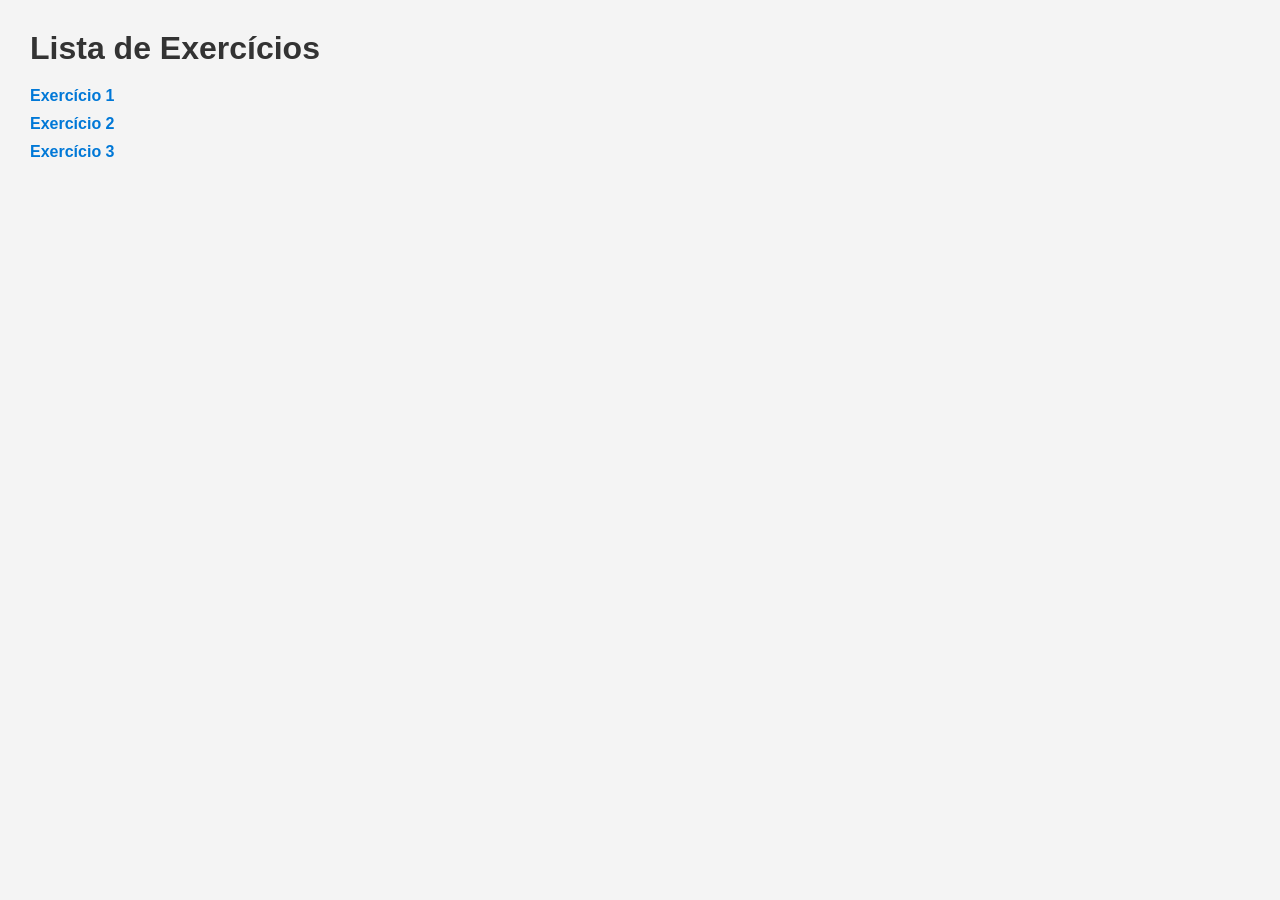
<file: Js/AvaliacaoTecnica/pages/index.html>
<!DOCTYPE html>
<html lang="pt-br">
<head>
    <meta charset="UTF-8">
    <title>Lista de Exercícios</title>
    <link rel="stylesheet" href="../css/style.css">
</head>
<body>

    <h1>Lista de Exercícios</h1>

    <ul>
        <li><a href="exercicio1.html">Exercício 1</a></li>
        <li><a href="exercicio2.html">Exercício 2</a></li>
        <li><a href="exercicio3.html">Exercício 3</a></li>
    </ul>

</body>
</html>
</file>
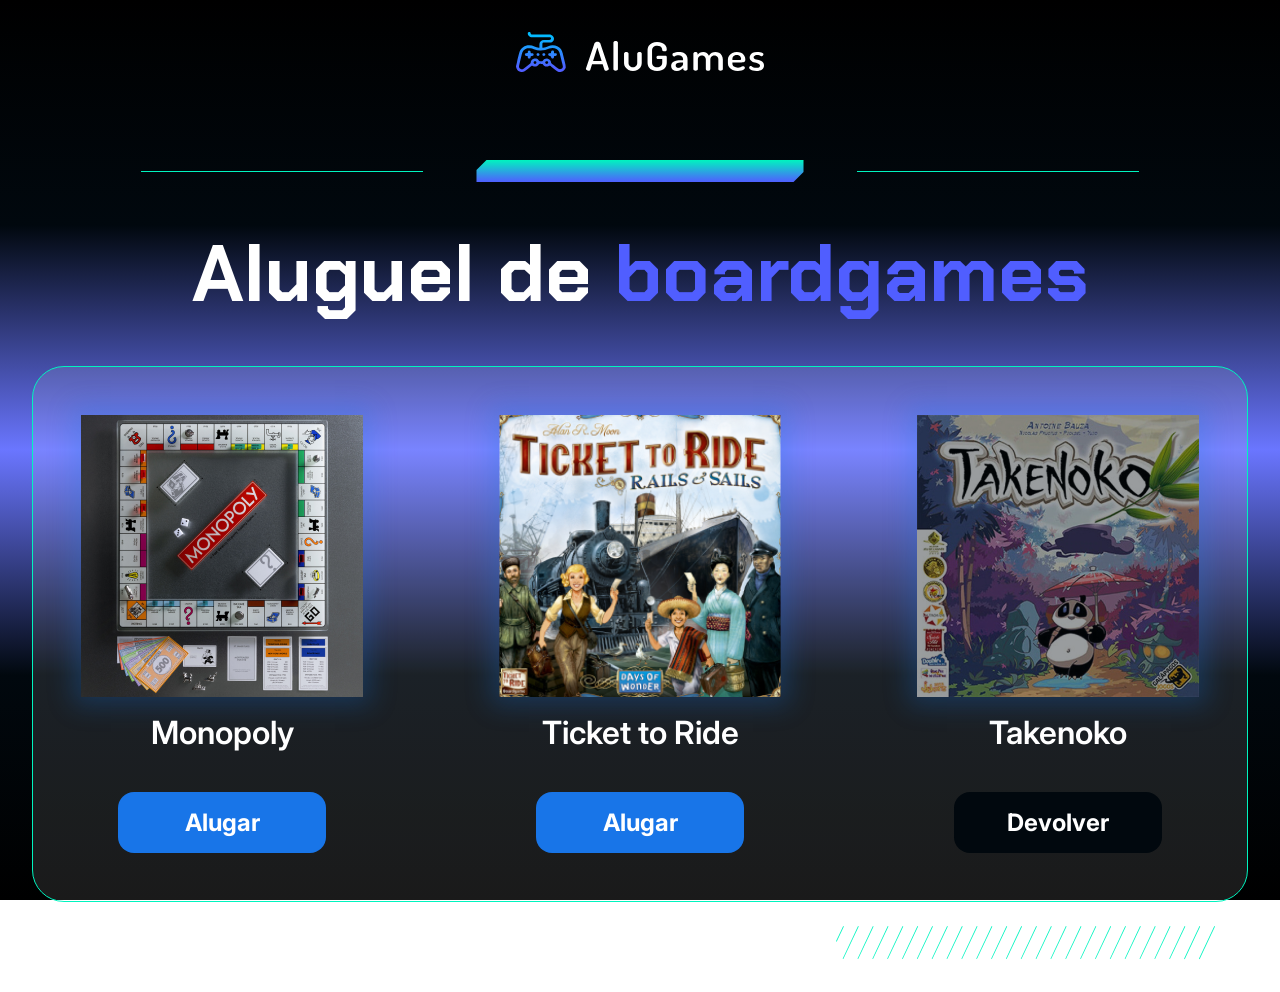
<file: Js/Alura/Desafios Logica de programacao/alugames/index.html>
<!DOCTYPE html>
<html lang="en">

<head>
    <meta charset="UTF-8">
    <meta name="viewport" content="width=device-width, initial-scale=1.0">
    <title>AluGames</title>
    <link rel="stylesheet" href="css/main.css">
</head>

<body class="body">
    <main class="container main">
        <img src="img/logo.svg" alt="Logo AluGames">
        <section class="divisor">
            <div class="divisor__line"></div>
            <img src="img/fade_bar.svg" alt="Visual bar" class="divisor__bar">
            <div class="divisor__line"></div>
        </section>
        <h1 class="page-title">Aluguel de <span class="page-title__emphasis">boardgames</span></h1>
        <section class="dashboard">
            <ul class="dashboard__items">
                <li class="dashboard__items__item" id="game-1">
                    <div class="dashboard__item__img">
                        <img src="img/monopoly.png" alt="Capa jogo Monopoly">
                    </div>
                    <p class="dashboard__item__name">Monopoly</p>
                    <a onclick="alterarStatus(1)" href="#" class="dashboard__item__button">Alugar</a>
                </li>
                <li class="dashboard__items__item" id="game-2">
                    <div class="dashboard__item__img">
                        <img src="img/ticket_to_ride.png" alt="Capa jogo Ticket to Ride">
                    </div>
                    <p class="dashboard__item__name">Ticket to Ride</p>
                    <a onclick="alterarStatus(2)" href="#" class="dashboard__item__button">Alugar</a>
                </li>
                <li class="dashboard__items__item" id="game-3">
                    <div class="dashboard__item__img dashboard__item__img--rented">
                        <img src="img/takenoko.png" alt="Capa jogo Takenoko">
                    </div>
                    <p class="dashboard__item__name">Takenoko</p>
                    <a onclick="alterarStatus(3)" href="#" class="dashboard__item__button dashboard__item__button--return">Devolver</a>
                </li>
            </ul>
        </section>
        <img src="img/hachuras.svg" alt="Visual hachuras" class="hachuras">
    </main>

    <script src="js/app.js"></script>
</body>

</html>
</file>
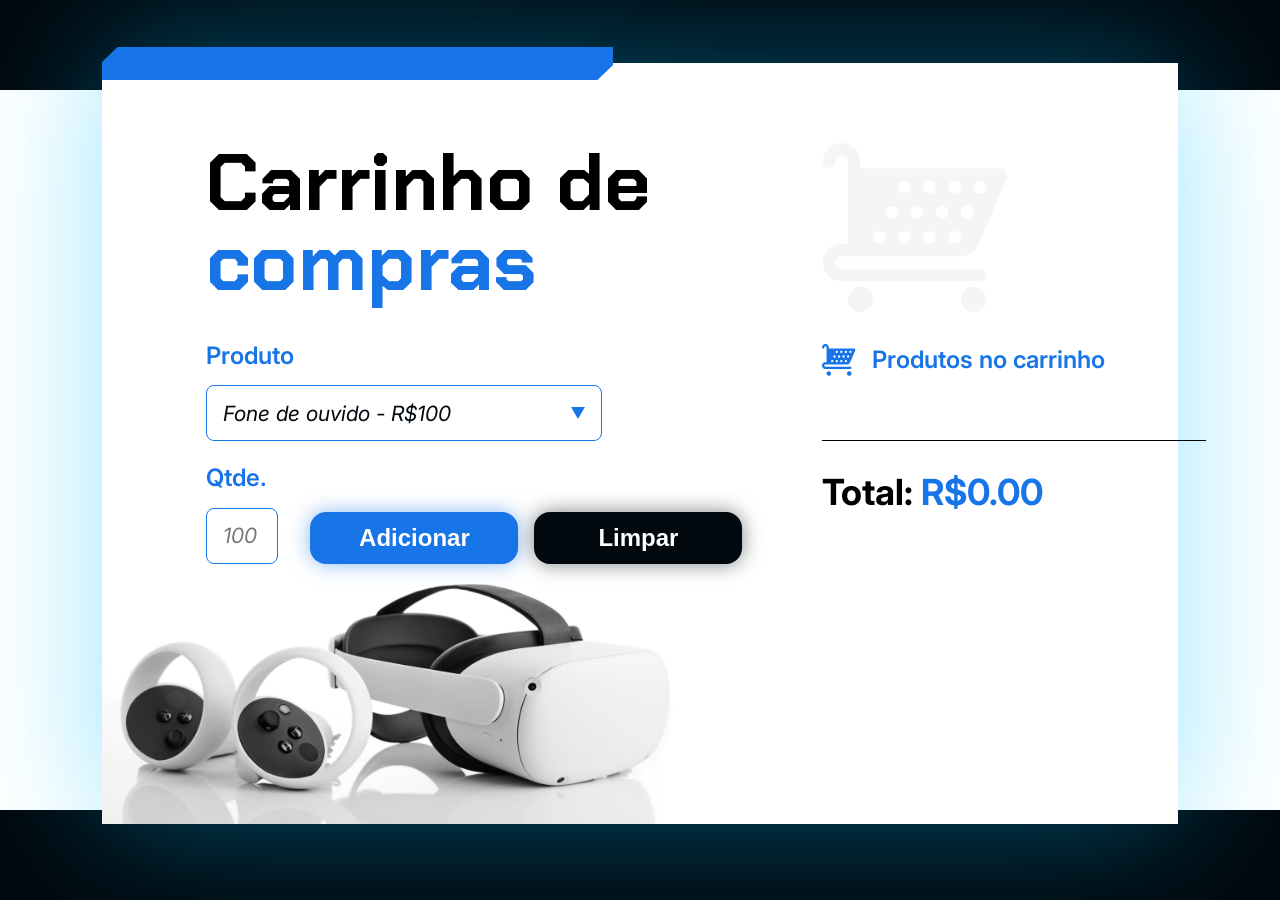
<file: Js/Alura/Desafios Logica de programacao/carrinho-compras/index.html>
<!DOCTYPE html>
<html lang="en">

<head>
  <meta charset="UTF-8">
  <meta name="viewport" content="width=device-width, initial-scale=1.0">

  <link rel="preconnect" href="https://fonts.googleapis.com">
  <link rel="preconnect" href="https://fonts.gstatic.com" crossorigin>
  <link href="https://fonts.googleapis.com/css2?family=Chakra+Petch:wght@700&family=Inter:wght@400;600;700&display=swap"
    rel="stylesheet">
  <link rel="stylesheet" href="style.css">

  <title>Carrinho de compras</title>
</head>

<body>
  <main class="conteudo-principal">
    <div class="grafismo-azul"></div>
    <section class="adicionar-produto">
      <h1 class="titulo">
        Carrinho de <span class="texto-azul">compras</span>
      </h1>

      <form class="formulario">
        <label class="campo-grupo">
          <span class="texto-medio-azul">Produto</span>
          <select class="produto-input" name="produto" id="produto">
            <option value="Fone de ouvido - R$100">Fone de ouvido - R$100</option>
            <option value="Celular - R$1400">Celular - R$1400</option>
            <option value="Oculus VR - R$5000">Oculus VR - R$5000</option>
          </select>
          </div>
        </label>

        <section class="parte-inferior">
          <label class="campo-grupo">
            <span class="texto-medio-azul">Qtde.</span>
            <input class="quantidade-input" id="quantidade" type="number" placeholder="100">
          </label>

          <section class="botoes-wrapper">
            <button onclick="adicionar()" type="button" class="botao-form botao-adicionar">Adicionar</button>
            <button onclick="limpar()" type="button" class="botao-form botao-limpar">Limpar</button>
          </section>
        </section>
      </form>
    </section>
    <section class="carrinho">
      <img src="./assets/carrinho-cinza.svg" alt="Imagem de um carrinho de compras cinza">

      <div class="titulo-wrapper">
        <img src="./assets/icone-carrinho.svg" alt="ícone de carrinho">

        <h2 class="carrinho__titulo">Produtos no carrinho</h2>
      </div>

      <section class="carrinho__produtos" id="lista-produtos">
        <section class="carrinho__produtos__produto">
          <span class="texto-azul">1x</span> Celular <span class="texto-azul">R$1400</span>
        </section>
      </section>

      <div class="divisoria"></div>

      <p class="carrinho__total">
        Total: <span class="texto-azul" id="valor-total">R$1400</span>
      </p>
    </section>
  </main>

  <script src="js/app.js"></script>
</body>

</html>
</file>
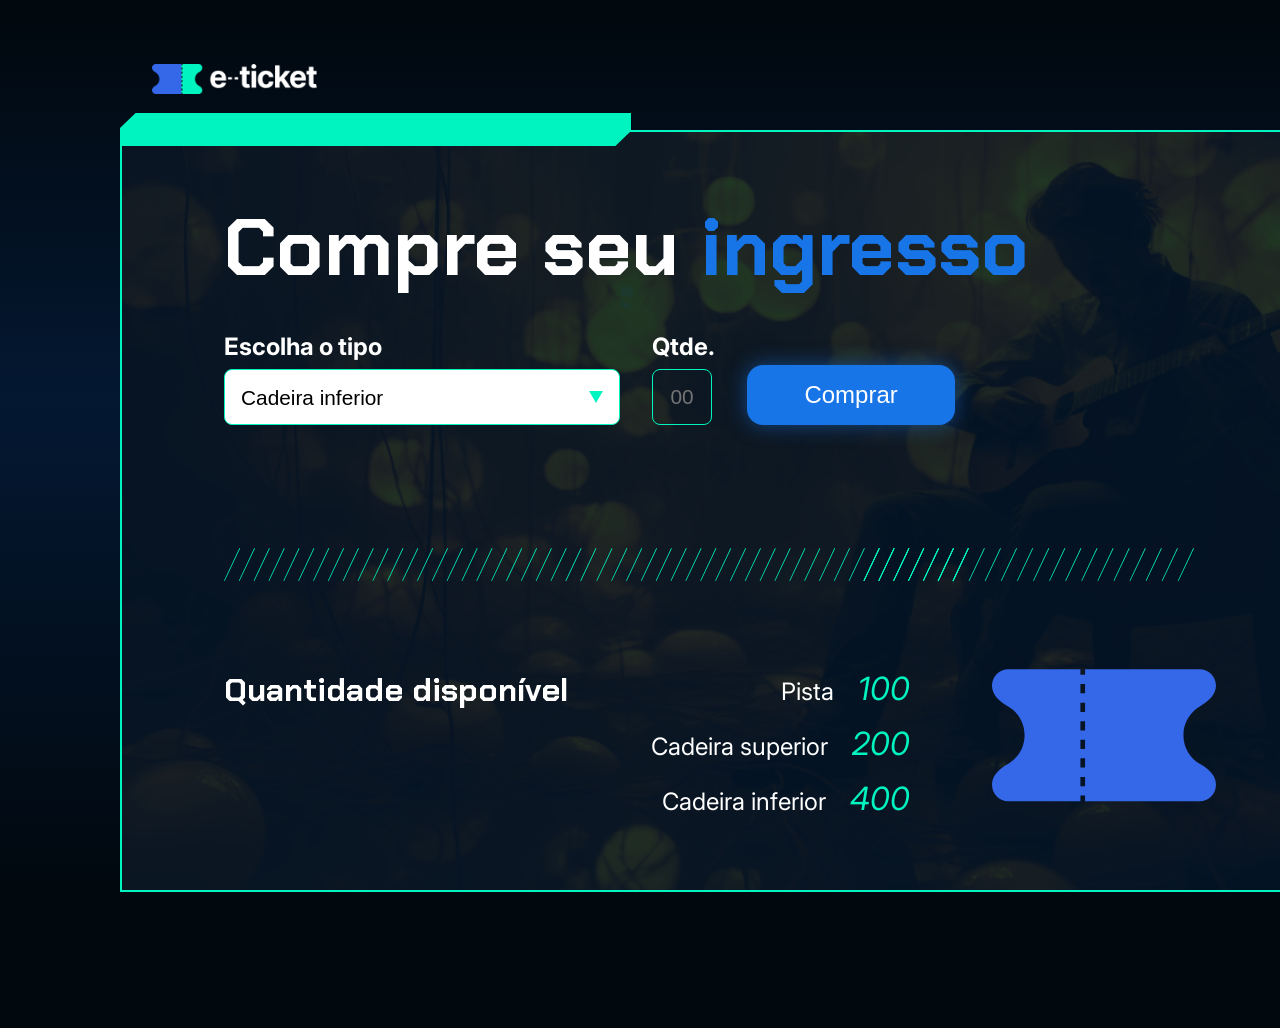
<file: Js/Alura/Desafios Logica de programacao/ingresso/index.html>
<!DOCTYPE html>
<html lang="pt-BR">

<head>
    <meta charset="UTF-8">
    <meta name="viewport" content="width=device-width, initial-scale=1.0">
    <link rel="preconnect" href="https://fonts.googleapis.com">
    <link rel="preconnect" href="https://fonts.gstatic.com" crossorigin>
    <link href="https://fonts.googleapis.com/css2?family=Chakra+Petch:wght@700&family=Inter:wght@400;700&display=swap" rel="stylesheet">
    <link rel="stylesheet" href="./styles/_reset.css">
    <link rel="stylesheet" href="./styles/style.css">
    <title>e-Ticket</title>
</head>

<body>
    <header>
        <img class="logo" src="./assets/PNG/Logo e-tricket.png" alt="Logo">
    </header>
    <main class="container">

        <div class="grafismo"></div>
        <h1>Compre seu <span>ingresso</span></h1>
        <form action="">
            <label class="input-group">
                Escolha o tipo
                <select name="tipo-ingresso" id="tipo-ingresso">
                    <option value="inferior">Cadeira inferior</option>
                    <option value="superior">Cadeira superior</option>
                    <option value="pista">Pista</option>
                </select>
            </label>
            <label class="input-group">Qtde.
                <input type="number" id="qtd" placeholder="00" min="1" max="10">
            </label>
            <button onclick="comprar()" type="button">Comprar</button>
        </form>
        <img class="hachuras" src="./assets/SVG/Hachuras.svg" alt="">
        <section>
            <h2>Quantidade disponível</h2>

            <ul class="lista">
                <li>Pista<span id="qtd-pista">100</span></li>
                <li>Cadeira superior<span id="qtd-superior">200</span></li>
                <li>Cadeira inferior<span id="qtd-inferior">400</span></li>
                
            </ul>
            <img src="./assets/Ingresso.svg" alt="">
        </section>
    </main>

    <script src="js/app.js"></script>
</body>

</html>
</file>
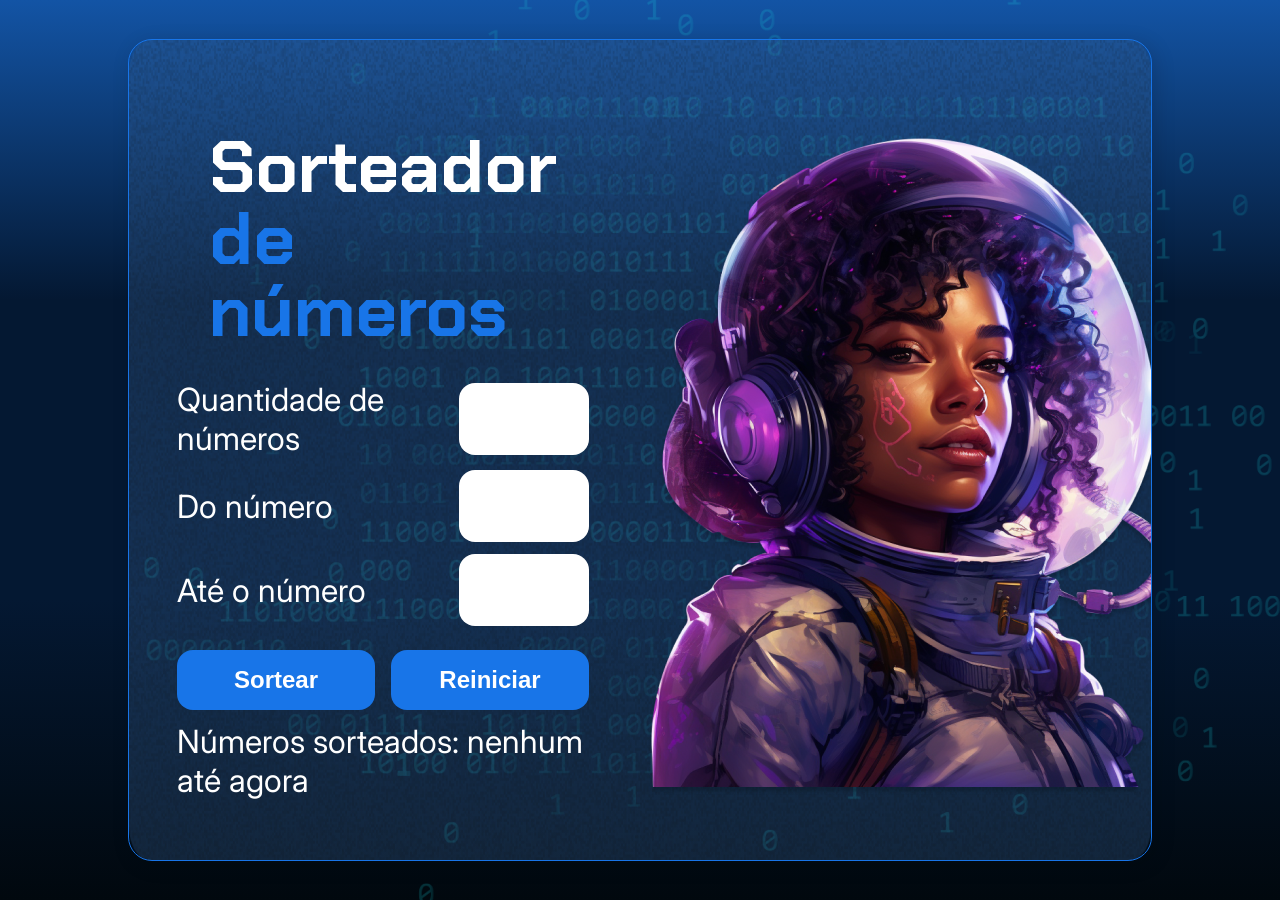
<file: Js/Alura/Desafios Logica de programacao/sorteador-numeros/index.html>
<!DOCTYPE html>
<html lang="pt-br">

<head>
    <meta charset="UTF-8">
    <meta name="viewport" content="width=device-width, initial-scale=1.0">
    <link rel="preconnect" href="https://fonts.googleapis.com">
    <link rel="preconnect" href="https://fonts.gstatic.com" crossorigin>
    <link href="https://fonts.googleapis.com/css2?family=Chakra+Petch:wght@700&family=Inter:wght@400;700&display=swap" rel="stylesheet">
    <link rel="stylesheet" href="style.css">
    <title>Sorteador de números</title>
</head>

<body>
    <div class="container">
        <div class="container__conteudo">
            <div class="container__informacoes">
                <div class="container__texto">
                    <h1>Sorteador<span class="container__texto-azul"> de números</span></h1>

                    <div class="container__campo">
                        <label class="texto__paragrafo">Quantidade de números</label>
                        <input class="container__input" id="quantidade" type="number" min="1">
                    </div>
                    
                    <div class="container__campo">
                        <label class="texto__paragrafo">Do número</label>
                        <input class="container__input" id="de" type="number" min="1">
                    </div>
                    
                    <div class="container__campo">
                        <label class="texto__paragrafo">Até o número</label>
                        <input class="container__input" id="ate" type="number" min="1">
                    </div>
                </div>
                
                <div class="chute container__botoes">
                    <button onclick="sortear()" id="btn-sortear" class="container__botao">Sortear</button>
                    <button onclick="reiniciar()" id="btn-reiniciar" class="container__botao" >Reiniciar</button>
                </div>

                <div class="container__texto" id="resultado">
                    <label class="texto__paragrafo">Números sorteados:  nenhum até agora</label>
                </div>
            </div>

            <img src="./img/ia.png" alt="Uma pessoa com capacete de astronauta" class="container__imagem-pessoa" />
        </div>
    </div>

    <script src="app.js" defer></script>
</body>

</html>
</file>
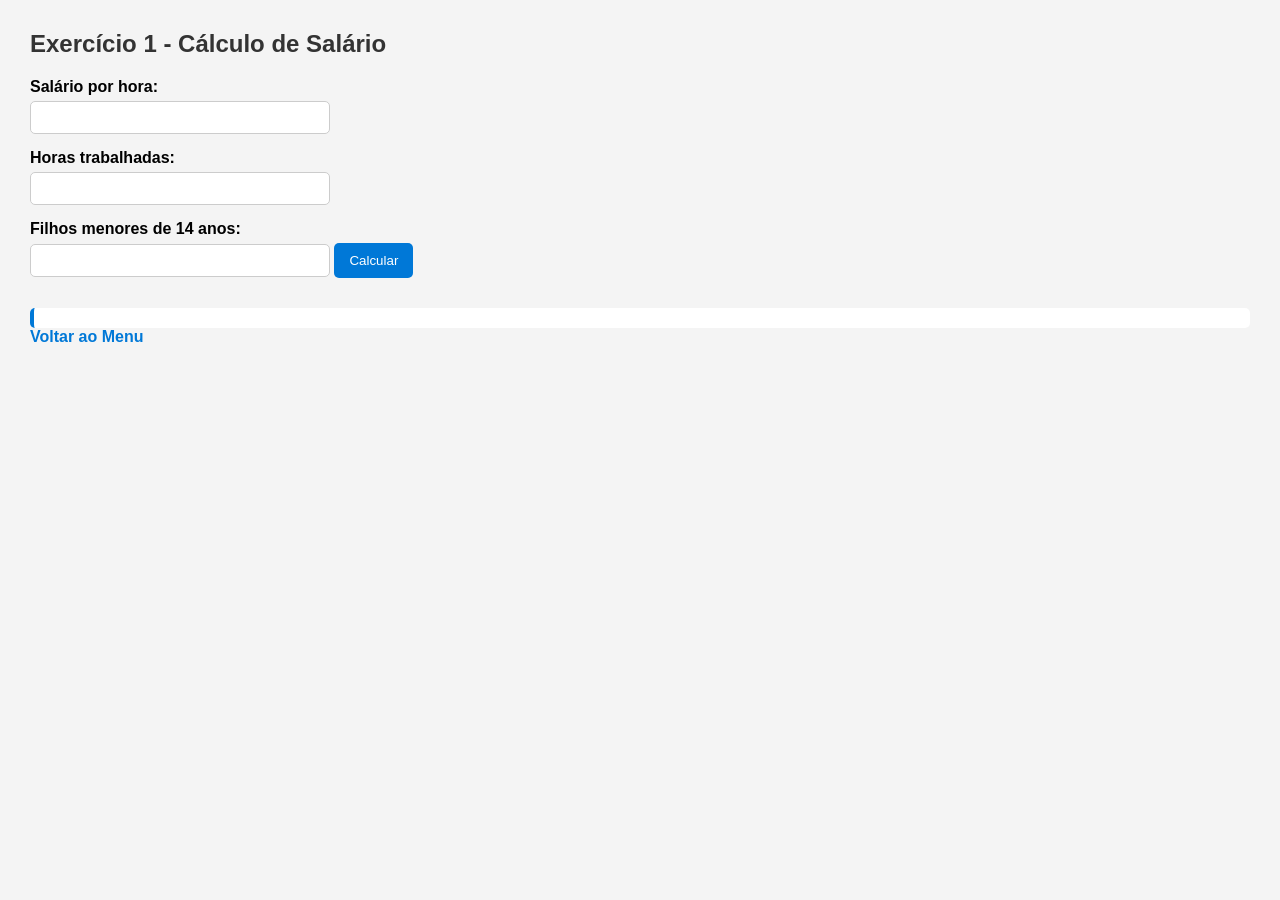
<file: Js/AvaliacaoTecnica/pages/exercicio1.html>
<!DOCTYPE html>
<html lang="pt-br">
<head>
    <meta charset="UTF-8">
    <title>Exercício 1</title>
    <link rel="stylesheet" href="../css/style.css">
</head>
<body>

    <h2>Exercício 1 - Cálculo de Salário</h2>

    <label>Salário por hora:</label>
    <input type="number" id="salarioHora" min="0" required>

    <label>Horas trabalhadas:</label>
    <input type="number" id="horas" min="0" required>

    <label>Filhos menores de 14 anos:</label>
    <input type="number" id="filhos" min="0" step="1" required>

    <button onclick="calcular()">Calcular</button>

    <p id="resultado"></p>

    <a href="index.html">Voltar ao Menu</a>

    <script src="../js/exercicio1.js"></script>

</body>
</html>
</file>
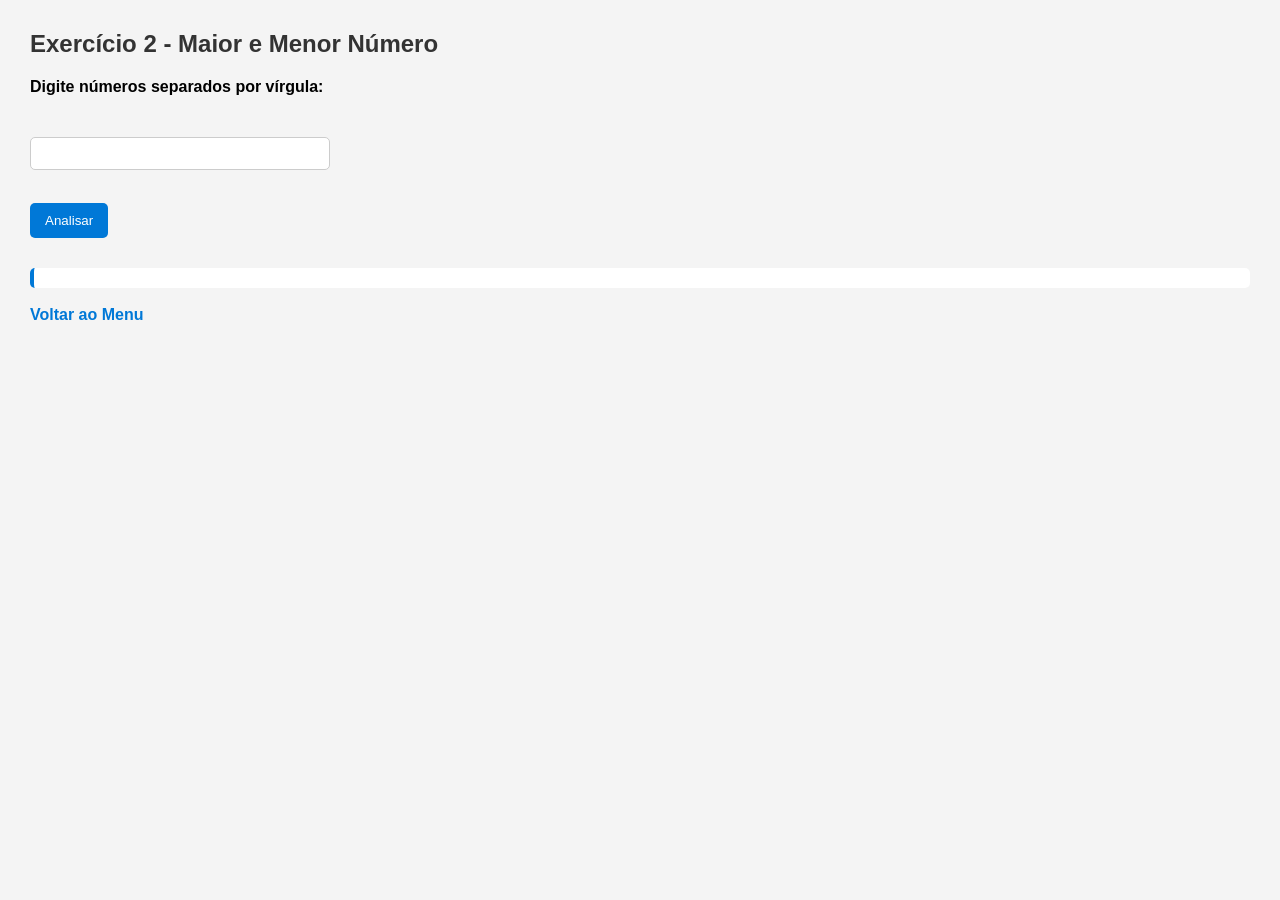
<file: Js/AvaliacaoTecnica/pages/exercicio2.html>
<!DOCTYPE html>
<html lang="pt-br">
<head>
    <meta charset="UTF-8">
    <title>Exercício 2</title>
    <link rel="stylesheet" href="../css/style.css">
</head>
<body>

    <h2>Exercício 2 - Maior e Menor Número</h2>

    <label>Digite números separados por vírgula:</label>
    <br><br>

    <input type="text" id="numeros" size="50" required>

    <br><br>

    <button onclick="analisar()">Analisar</button>

    <p id="resultado"></p>

    <br>

    <a href="index.html">Voltar ao Menu</a>

    <script src="../js/exercicio2.js"></script>

</body>
</html>
</file>
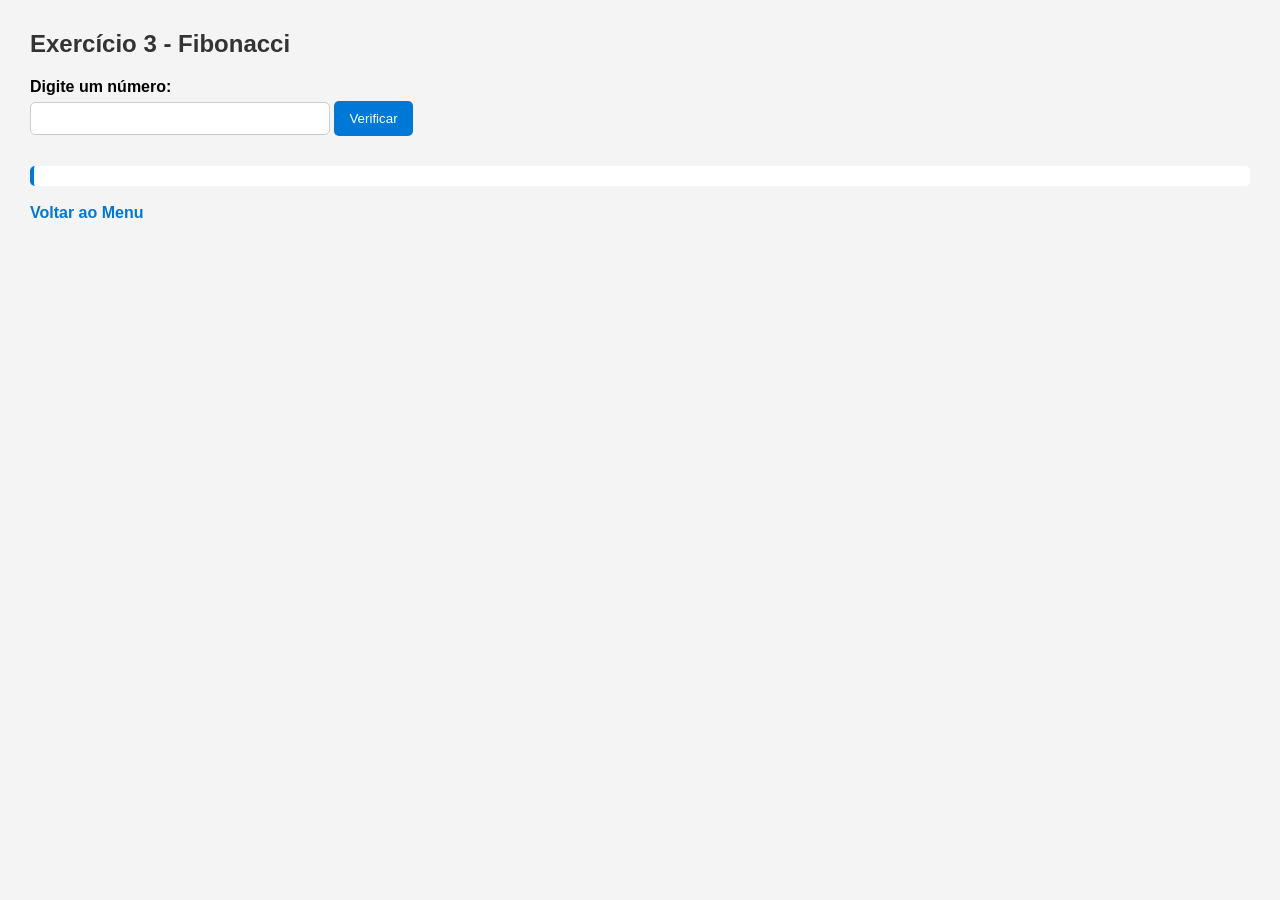
<file: Js/AvaliacaoTecnica/pages/exercicio3.html>
<!DOCTYPE html>
<html lang="pt-br">
<head>
    <meta charset="UTF-8">
    <title>Exercício 3</title>
    <link rel="stylesheet" href="../css/style.css">
</head>
<body>

    <h2>Exercício 3 - Fibonacci</h2>

    <label>Digite um número:</label>

    <input type="number" id="n">

    <button onclick="fibonacci()">Verificar</button>

    <p id="resultado"></p>

    <br>

    <a href="index.html">Voltar ao Menu</a>

    <script src="../js/exercicio3.js"></script>

</body>
</html>
</file>
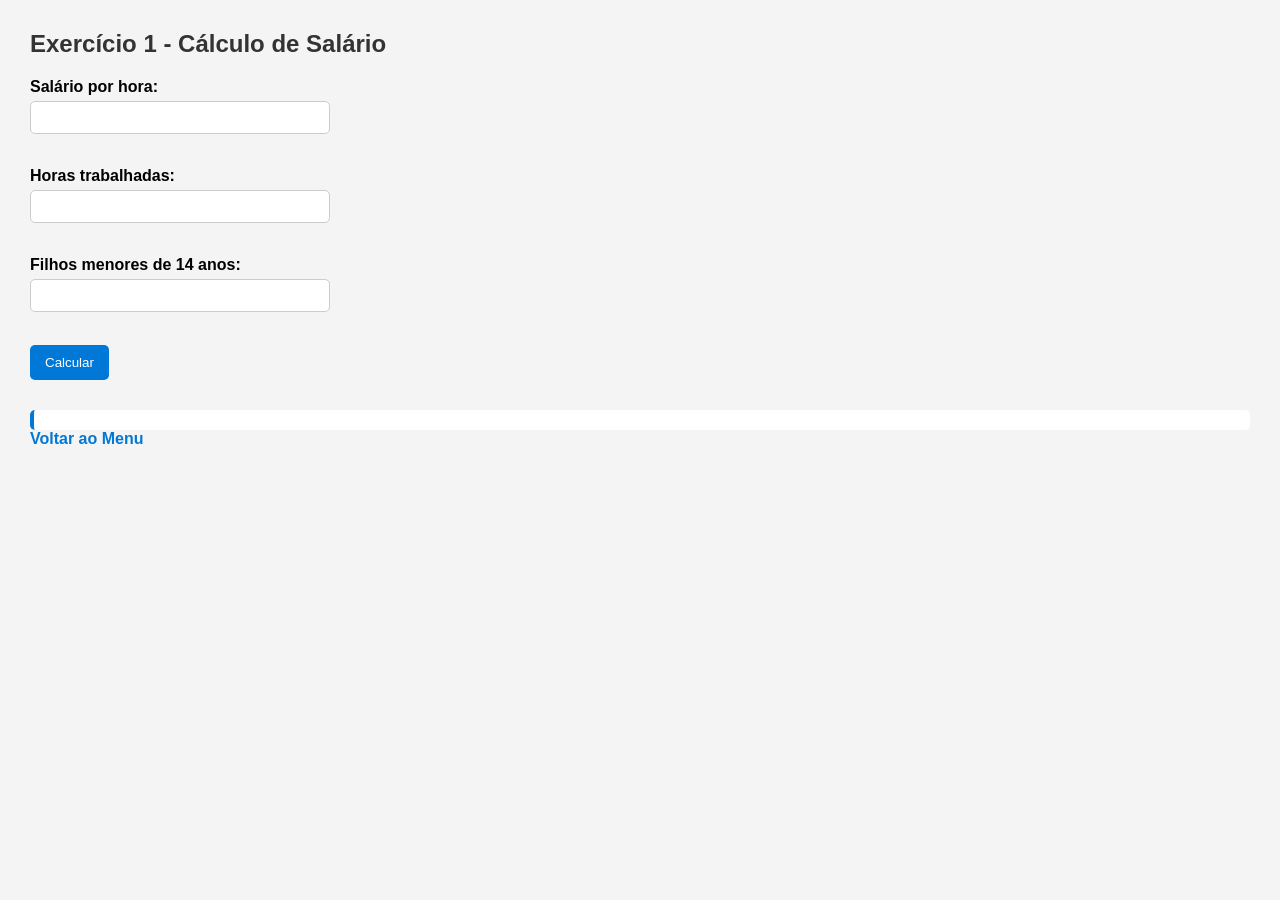
<file: Js/Alura/AvaliacaoTecnica/pages/exercicio1.html>
<!DOCTYPE html>
<html lang="pt-br">
<head>
    <meta charset="UTF-8">
    <title>Exercício 1</title>
    <link rel="stylesheet" href="../css/style.css">
</head>
<body>

    <h2>Exercício 1 - Cálculo de Salário</h2>

    <label>Salário por hora:</label>
    <input type="number" id="salarioHora"><br><br>

    <label>Horas trabalhadas:</label>
    <input type="number" id="horas"><br><br>

    <label>Filhos menores de 14 anos:</label>
    <input type="number" id="filhos"><br><br>

    <button onclick="calcular()">Calcular</button>

    <p id="resultado"></p>

    <a href="index.html">Voltar ao Menu</a>

<script src="../js/exercicio1.js"></script>

</body>
</html>
</file>
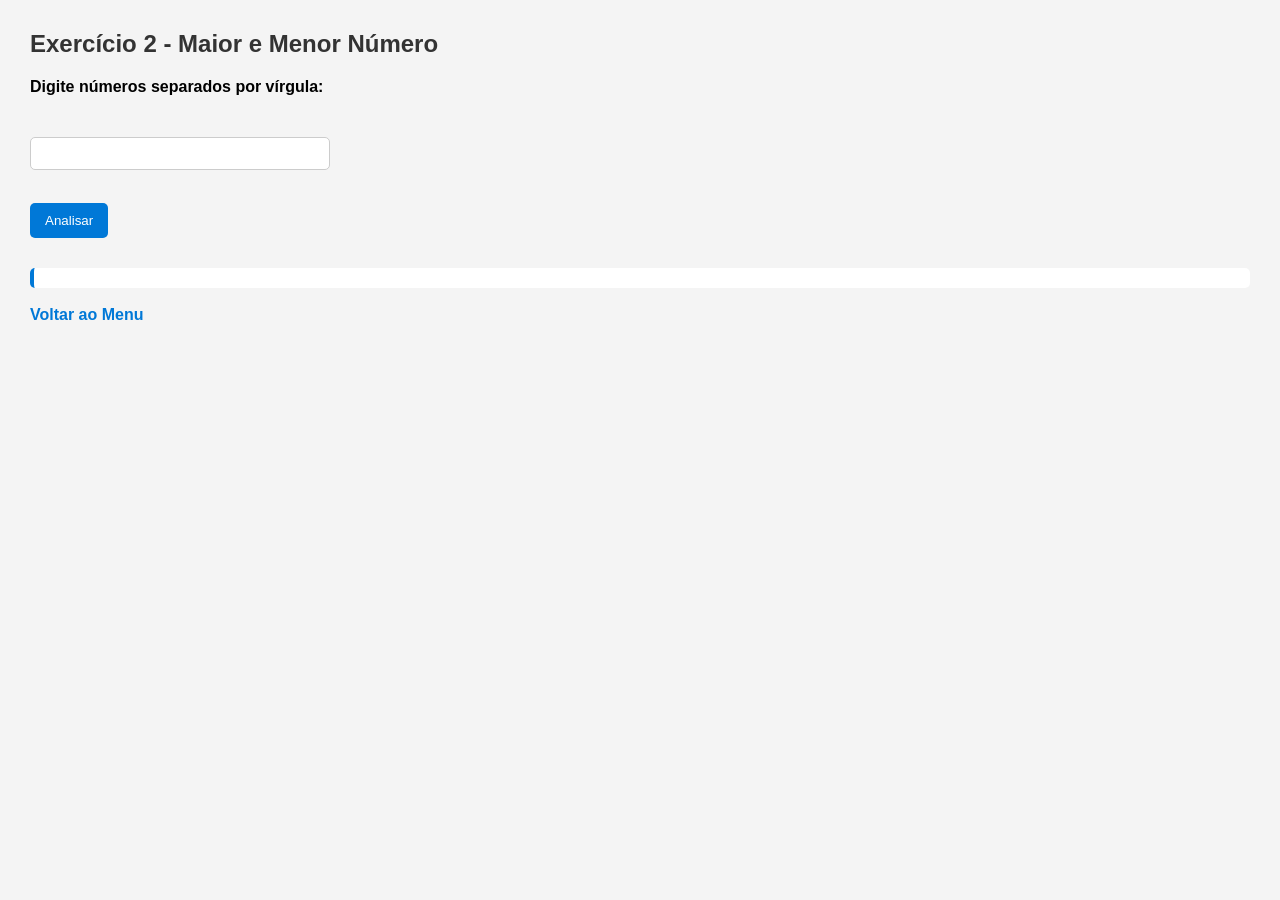
<file: Js/Alura/AvaliacaoTecnica/pages/exercicio2.html>
<!DOCTYPE html>
<html lang="pt-br">
<head>
    <meta charset="UTF-8">
    <title>Exercício 2</title>
    <link rel="stylesheet" href="../css/style.css">
</head>
<body>

    <h2>Exercício 2 - Maior e Menor Número</h2>

    <label>Digite números separados por vírgula:</label>
    <br><br>

    <input type="text" id="numeros" size="50">

    <br><br>

    <button onclick="analisar()">Analisar</button>

    <p id="resultado"></p>

    <br>

    <a href="index.html">Voltar ao Menu</a>

    <script src="../js/exercicio2.js"></script>

</body>
</html>
</file>
<file: Js/AvaliacaoTecnica/css/style.css>
* {
    margin: 0;
    padding: 0;
    box-sizing: border-box;
}

body {
    font-family: Arial, Helvetica, sans-serif;
    background-color: #f4f4f4;
    padding: 30px;
}

h1,
h2 {
    color: #333;
    margin-bottom: 20px;
}

label {
    display: block;
    margin-bottom: 5px;
    font-weight: bold;
}

input {
    width: 300px;
    padding: 8px;
    margin-bottom: 15px;
    border: 1px solid #ccc;
    border-radius: 5px;
}

button {
    padding: 10px 15px;
    border: none;
    background-color: #0078d7;
    color: white;
    border-radius: 5px;
    cursor: pointer;
    margin-bottom: 15px;
}

button:hover {
    background-color: #005fa3;
}

#resultado {
    margin-top: 15px;
    padding: 10px;
    background-color: white;
    border-radius: 5px;
    border-left: 4px solid #0078d7;
}

a {
    text-decoration: none;
    color: #0078d7;
    font-weight: bold;
}

a:hover {
    text-decoration: underline;
}

ul {
    list-style: none;
}

ul li {
    margin-bottom: 10px;
}
</file>
<file: Js/Alura/Desafios Logica de programacao/alugames/css/main.css>
@import url(_reset.css);
@import url('https://fonts.googleapis.com/css2?family=Chakra+Petch:wght@700&family=Inter:wght@600;700&display=swap');

.body {
    color: #FFFFFF;

    min-height: 100vh;

    background: rgb(0, 0, 0);
    background: linear-gradient(to bottom, rgba(0, 0, 0, 1) 0%, rgba(1, 8, 14, 1) 25%, rgba(80, 94, 255, 0.85) 50%, rgba(1, 8, 14, 1) 75%, rgba(0, 0, 0, 1) 100%);
    background-repeat: no-repeat;
    background-attachment: fixed;

    display: flex;
    flex-direction: column;
    justify-content: center;

    padding: 2rem;
}

@media screen and (min-width: 1440px) {
    .body {
        padding: 2rem calc((100vw - 1086px)/2);
    }
}

.main {
    display: flex;
    flex-direction: column;
    align-items: center;
}

.divisor {
    display: flex;
    gap: 53px;
    align-items: center;

    margin: 88px 0px 40px;
}

.divisor__line {
    height: 1px;
    width: 282px;
    background-color: #00F4BF;
}

.page-title {
    font-family: 'Chakra Petch', sans-serif;
    font-weight: 700;
    font-size: 5rem;

    margin-bottom: 2.5rem;
}

.page-title__emphasis {
    color: #505EFF;
}

.dashboard {
    background-color: rgba(255, 255, 255, 0.1);

    border-radius: 2rem;
    border-width: 1px;
    border-style: solid;
    border-color: #00F4BF;

    padding: 3rem;
    width: 100%;
}

.dashboard__items {
    display: flex;
    justify-content: space-between;
}

.dashboard__items__item {
    display: flex;
    flex-direction: column;
    align-items: center;
    justify-content: flex-start;

    font-family: 'Inter', sans-serif;
}

.dashboard__item__img {
    box-shadow: 0px 0px 24px 8px rgba(24, 118, 232, 0.25);

    margin-bottom: 1rem;
}

.dashboard__item__img--rented {
    position: relative;
}

.dashboard__item__img--rented::after {
    content: "";
    display: block;
    width: 100%;
    height: 100%;

    position: absolute;
    top: 0;
    
    background-color: rgba(1, 8, 14, 0.4);
}

.dashboard__item__name {
    font-weight: 600;
    font-size: 2rem;

    margin-bottom: 2.5rem;
}

.dashboard__item__button {
    display: flex;
    justify-content: center;

    font-weight: 700;
    font-size: 1.5rem;

    padding: 1rem 1.5rem;
    min-width: 13rem;

    border-radius: 1rem;

    background-color: #1875E8;
}

.dashboard__item__button--return {
    background-color: #01080E;
}

.hachuras {
    margin-top: 1.5rem;
    margin-right: 33px;
    align-self: flex-end;
}
</file>
<file: Js/Alura/Desafios Logica de programacao/carrinho-compras/style.css>
* {
  margin: 0;
  padding: 0;
  box-sizing: border-box;
}

body {
  min-height: 100vh;
  height: auto;
  background: linear-gradient(to bottom,
      #01080E 10%,
      #FFF 10%,
      #FFF 90%,
      #01080E 90%);
  padding: 7vh 8vw 5vh;
  font-family: 'Inter', sans-serif;
  font-size: 16px;
}

button {
  background: inherit;
  color: inherit;
  border: 0;
}

select {
  appearance: none;
}

input[type="number"]::-webkit-outer-spin-button,
input[type="number"]::-webkit-inner-spin-button {
    -webkit-appearance: none;
    margin: 0;
}

input[type="number"] {
    appearance: textfield;
}

.texto-medio-azul {
  color: var(--Light-Blue, #1875E8);
  font-size: 1.5rem;
  font-style: normal;
  font-weight: 600;
  line-height: 110%; /* 1.65rem */
}

.conteudo-principal {
  filter: drop-shadow(0px 0px 70px rgba(2, 189, 255, 0.40));
  min-height: 100%;
  padding: 5rem 6.5rem;
  
  display: grid;
  grid-template-columns: 1.375fr 1fr;
  column-gap: 5rem;

  background: white url('./assets/oculos.png') no-repeat bottom left;
  background-size: auto 40%;

  position: relative;
  background-position: left bottom -40px;
}

.grafismo-azul {
  position: absolute;
  width: 31.9375rem;
  height: 2.0625rem;
  background-image: url('./assets/grafismo-azul.svg');
  top: -1rem;
}

.titulo {
  font-family: 'Chakra Petch', sans-serif;
  font-size: 5rem;
  font-style: normal;
  font-weight: 700;
  line-height: 100%;
  margin-bottom: 2.5rem;
}

.texto-azul {
  color: #1875E8;
}

.formulario {
  display: flex;
  flex-direction: column;
  align-items: flex-start;
  gap: 1.5rem;
}

.formulario .campo-grupo {
  display: flex;
  flex-direction: column;
  align-items: flex-start;
  gap: 1rem;
}

.produto-input {
  width: 24.75rem;
  height: 3.5rem;
  padding: 1rem;
  border-radius: 0.5rem;
  border: 1px solid var(--Light-Blue, #1875E8);

  color: var(--Void, #01080E);
  font-family: Inter;
  font-size: 1.3125rem;
  font-style: italic;
  font-weight: 400;
  line-height: 110%;
  
  background: url('./assets/arrow-down.svg') no-repeat right 1rem top 50%;
}

.dropdown {
  width: 3.375rem;
  height: 3.5rem;
  padding: 1rem;
  justify-content: center;
  align-items: center;
  gap: 0.625rem;
  border-radius: 0rem 0.5rem 0.5rem 0rem;
  border: 1px solid var(--Light-Blue, #1875E8);
  cursor: pointer;
}

.formulario > .parte-inferior {
  display: flex;
  align-items: flex-end;
  gap: 2rem;
}

.quantidade-input {
  display: flex;
  height: 3.5rem;
  padding: 1rem;
  width: 4.5rem;
  border-radius: 0.5rem;
  border: 1px solid var(--Light-Blue, #1875E8);

  color: var(--Void, #01080E);
  font-family: Inter;
  font-size: 1.3125rem;
  font-style: italic;
  font-weight: 400;
  line-height: 110%;
}

.botoes-wrapper {
  display: flex;
  align-items: flex-end;
  gap: 1rem;
}

.botao-form {
  display: flex;
  flex-direction: column;
  justify-content: center;
  align-items: center;
  width: 13rem;
  height: 3.25rem;
  padding: 1rem 1.5rem;
  gap: 0.625rem;
  border-radius: 1rem;
  cursor: pointer;
}

.botao-adicionar {
  background: var(--Light-Blue, #1875E8);
  box-shadow: 0px 0px 20px 0px rgba(24, 117, 232, 0.50);

  color: var(--Branco, #FFF);
  font-size: 1.5rem;
  font-weight: 700;
  line-height: normal;
}

.botao-limpar {
  border-radius: 1rem;
  background: var(--Void, #01080E);
  box-shadow: 0px 0px 20px 0px rgba(1, 8, 14, 0.50);

  color: var(--Branco, #FFF);
  font-size: 1.5rem;
  font-weight: 700;
  line-height: normal;
}

.carrinho {
  display: flex;
  width: 24rem;
  flex-direction: column;
  align-items: flex-start;
  gap: 2rem;
}

.titulo-wrapper {
  display: flex;
  align-items: center;
  gap: 1rem;
}

.carrinho__titulo {
  color: var(--Light-Blue, #1875E8);
  font-family: Inter;
  font-size: 1.5rem;
  font-style: normal;
  font-weight: 600;
  line-height: 110%; /* 1.65rem */
}

.carrinho__produtos {
  display: flex;
  flex-direction: column;
  align-items: flex-start;
  gap: 1rem;
}

.carrinho__produtos__produto {
  font-size: 1.3125rem;
  font-style: italic;
  font-weight: 400;
  line-height: 110%; /* 1.44375rem */
}

.divisoria {
  width: 24rem;
  height: 0.0625rem;
  background: #000;
}

.carrinho__total {
  font-size: 2.25rem;
  font-weight: 700;
  line-height: 110%; /* 2.475rem */
}

.adicionar-produto {
  padding-bottom: 180px;
}
</file>
<file: Js/Alura/Desafios Logica de programacao/ingresso/styles/style.css>
body {
    width: 1440px;
    height: 100vh;
    background: linear-gradient(180deg, rgba(1, 8, 14, 1) 1%, rgba(4, 24, 50, 1) 39%, rgba(1, 8, 14, 1) 88%);
    margin: 5% auto;
    color: #fff;
}

header {
    width: 1200px;
    margin: 2rem auto;
}

header .logo {
    width: 196.8px;
    padding-left: 2rem;
}

main.container {
    width: 1200px;
    height: auto;
    border: 2px solid #00F4BF;
    margin: 0 auto;
    padding: 4.5rem 6.38rem;
    background-image: url('../assets/PNG/Imagem\ com\ borda.png');
    background-size: cover;
    position: relative;
}

main.container .grafismo {
    background: url('../assets/SVG/Grafismo\ verde.svg');
    width: 31.9375rem;
    height: 2.0625rem;
    position: absolute;
    top: -19px;
    left: -2px;
}

main.container h1 {
    font-family: 'Chakra Petch', sans-serif;
    font-size: 5rem;
    line-height: 110%;
}

main.container h1 span {
    color: #1875E8;
}

form {
    display: flex;
    align-items: flex-end;
    gap: 2rem;
    margin: 2.5rem 0;
}

form .input-group {
    display: flex;
    flex-direction: column;
    align-items: flex-start;
    gap: .5rem;

    font-family: 'Inter', sans-serif;
    font-weight: 700;
    font-size: 1.5rem;
}

form .input-group select,
form .input-group input {
    background: none;
    color: white;
    border: 1px solid #00F4BF;
    border-radius: .5rem;
    height: 3.5rem;
    padding: .5rem 1rem;
    font-size: 1.3rem;
}

form .input-group select {
    width: 24.75rem;
    appearance: none;
    background: url('../assets/PNG/Arrow\ down.png') no-repeat right 1rem top 50%;
    color: black;
    background-color: white;
}

form .input-group input {
    width: 60px;
}

form .input-group input::placeholder {
    text-align: center;
}

form button {
    color: white;
    font-size: 1.5rem;
    border: none;
    background-color: #1875E8;
    padding: 1rem 1.5rem;
    border-radius: 1rem;
    width: 13rem;
    box-shadow: 0px 0px 20px 0px rgba(24, 117, 232, 0.50);
    cursor: pointer;
}

.hachuras {
    margin: 5.19rem 0;
}

.container section {
    display: flex;
    justify-content: space-between;
    align-items: flex-start;
    align-self: stretch;
}

.container section h2 {
    font-size: 2rem;
}

.container section ul {
    display: flex;
    flex-direction: column;
    align-items: flex-end;
    gap: 1rem;

    font-size: 1.5rem;
    font-family: 'Inter', sans-serif;
    font-weight: 400;
}

.container section ul li span {
    color: #00F4BF;
    font-style: italic;
    font-size: 2rem;
    padding-left: 1.5rem;
}

/* REGRA PARA INDISPONÍVEL - VERSÃO CORRIGIDA */
.container section ul li span.indisponivel {
    color: #ff0000 !important; /* Vermelho forçado */
    font-weight: bold;
    font-style: normal; /* Remove o itálico */
    background-color: transparent; /* Remove fundo se existir */
}

/* Opcional: estilo quando hover para feedback */
.container section ul li span.indisponivel:hover {
    text-decoration: line-through;
}
</file>
<file: Js/Alura/Desafios Logica de programacao/sorteador-numeros/style.css>
* {
    box-sizing: border-box;
    margin: 0;
    padding: 0;
    color: white;
}

body {
    background: linear-gradient(#1354A5 0%, #041832 33.33%, #041832 66.67%, #01080E 100%);
    height: 100vh;
    display: flex;
    align-items: center;
    justify-content: center;
}

body::before {
    background-image: url("img/code.png");
    background-repeat: no-repeat;
    background-position: right;
    content: "";
    display: block;
    position: absolute;
    width: 100%;
    height: 100%;
    opacity: 0.4;
}

.container {
    width: 80%;
    min-height: 50vh;
    display: flex;
    align-items: center;
    justify-content: space-between;
    border-radius: 24px;
    border: 1px solid #1875E8;
    box-shadow: 4px 4px 20px 0px rgba(1, 8, 14, 0.15);
    background-image: url("img/Ruido.png");
    background-size: 100% 100%;
    position: relative;
    overflow: hidden;
}

.container__conteudo {
    display: flex;
    align-items: center;
    position: relative;
    width: 100%;
}

.container__informacoes {
    flex: 1;
    padding: 3rem;
}

.container__texto {
    margin: 12px 0;
    display: flex;
    flex-direction: column;
}

.container__texto-azul {
    color: #1875E8;
    display: block;

}

.container__campo {
    display: flex;
    align-items: center;
    justify-content: space-between;
    margin-bottom: 12px;
}

.container__input {
    width: 130px;
    height: 72px;
    border-radius: 16px;
    background-color: #FFF;
    border: none;
    color: #1875E8;
    padding: 2rem;
    font-size: 24px;
    font-weight: 700;
    font-family: 'Inter', sans-serif;
}

.container__botoes {
    display: flex;
    flex-direction: row;
    gap: 1em;
}

.container__botao {
    border-radius: 16px;
    background: #1875E8;
    padding: 16px 24px;
    font-size: 24px;
    width: 100%;
    font-weight: 700;
    border: none;
    cursor: pointer;
}

.container__botao-desabilitado {
    border-radius: 16px;
    background: #6f6f70;
    padding: 16px 24px;
    font-size: 24px;
    width: 100%;
    font-weight: 700;
    border: none;
    cursor: not-allowed;
}

h1 {
    font-family: 'Chakra Petch', sans-serif;
    font-size: 72px;
    font-style: normal;
    font-weight: 700;
    line-height: 100%;
    padding: 2rem;
}

.texto__paragrafo {
    color: #FFF;
    font-family: 'Inter';
    font-size: 32px;
    font-style: normal;
    font-weight: 400;
    line-height: normal;
}

.container__imagem-pessoa {
    max-width: 100%;
    height: auto;
    margin-top: 2rem;
}

button:disabled {
    background-color: gray;
}

@media screen and (max-width: 1250px) {
    .container__imagem-pessoa {
        display: none;
    }

    h1 {
        font-size: 50px;
    }
}
</file>
<file: Js/Alura/AvaliacaoTecnica/css/style.css>
* {
    margin: 0;
    padding: 0;
    box-sizing: border-box;
}

body {
    font-family: Arial, Helvetica, sans-serif;
    background-color: #f4f4f4;
    padding: 30px;
}

h1,
h2 {
    color: #333;
    margin-bottom: 20px;
}

label {
    display: block;
    margin-bottom: 5px;
    font-weight: bold;
}

input {
    width: 300px;
    padding: 8px;
    margin-bottom: 15px;
    border: 1px solid #ccc;
    border-radius: 5px;
}

button {
    padding: 10px 15px;
    border: none;
    background-color: #0078d7;
    color: white;
    border-radius: 5px;
    cursor: pointer;
    margin-bottom: 15px;
}

button:hover {
    background-color: #005fa3;
}

#resultado {
    margin-top: 15px;
    padding: 10px;
    background-color: white;
    border-radius: 5px;
    border-left: 4px solid #0078d7;
}

a {
    text-decoration: none;
    color: #0078d7;
    font-weight: bold;
}

a:hover {
    text-decoration: underline;
}

ul {
    list-style: none;
}

ul li {
    margin-bottom: 10px;
}
</file>
